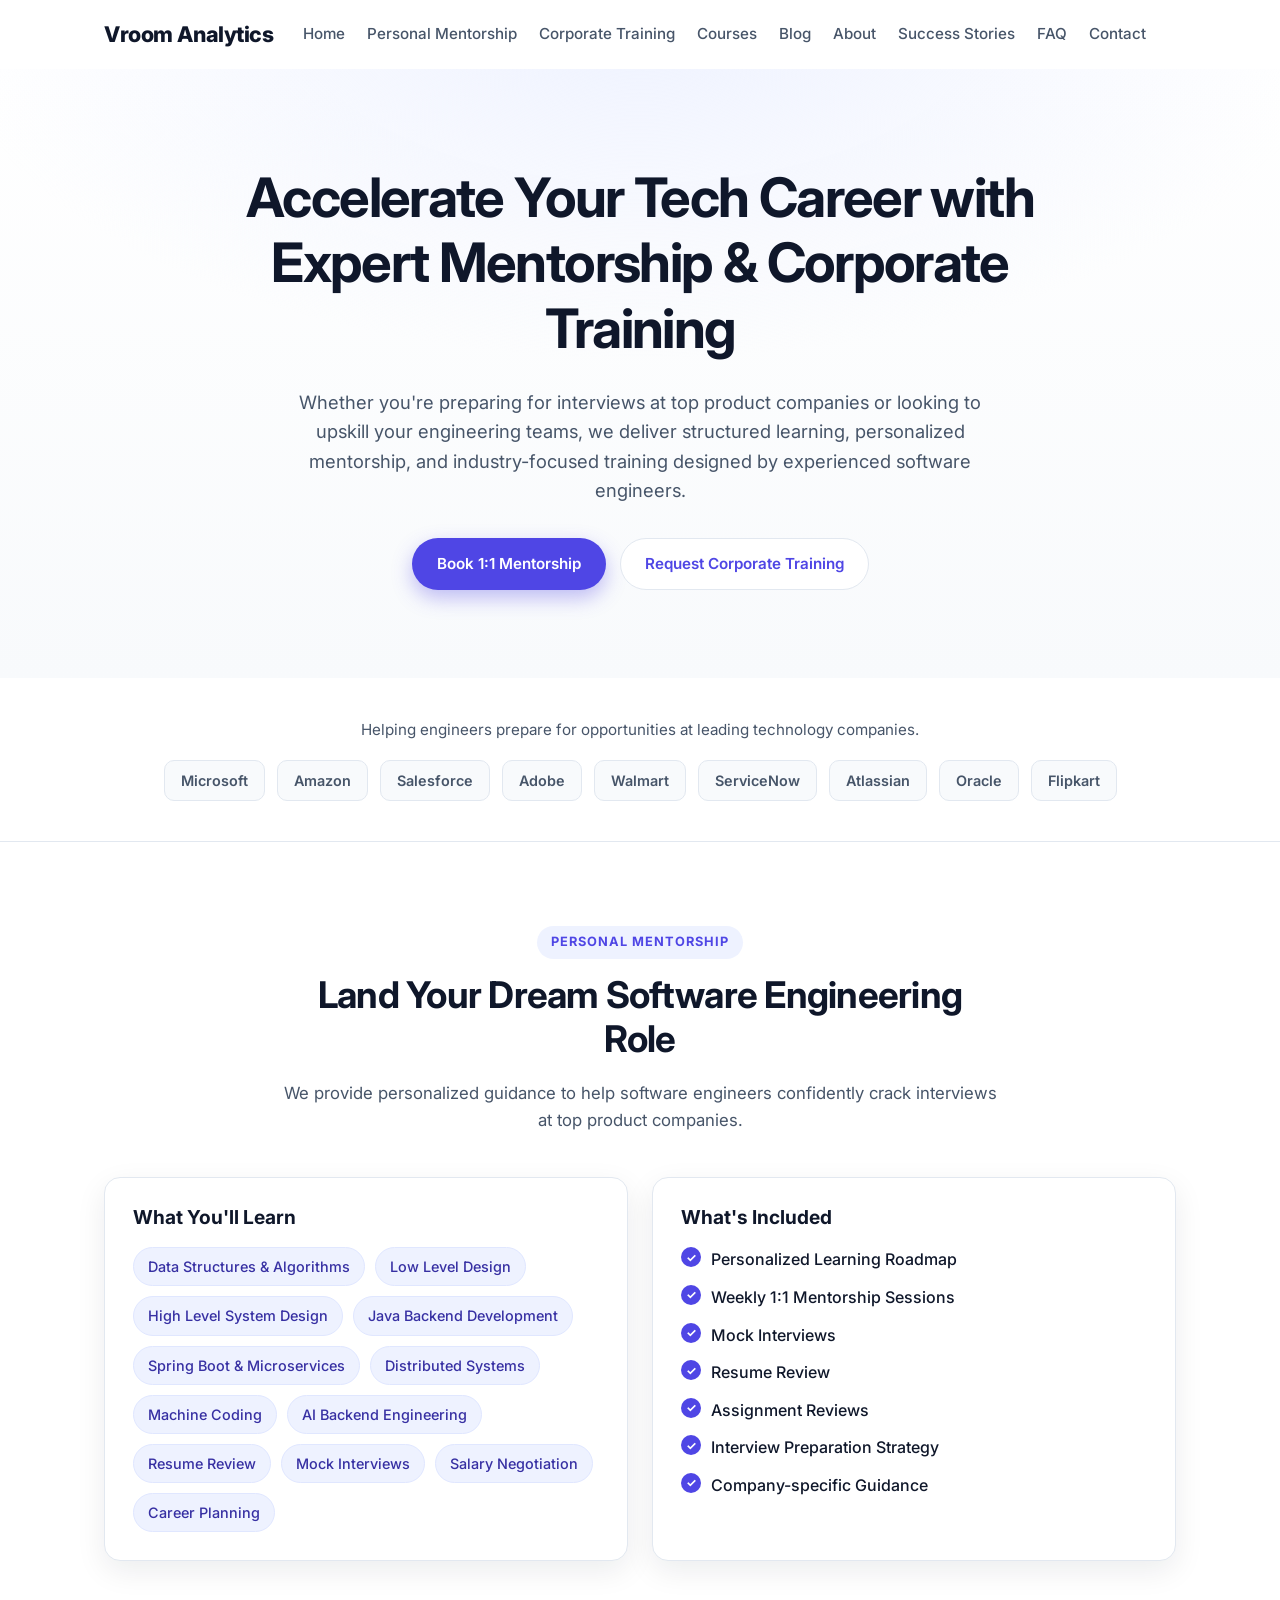
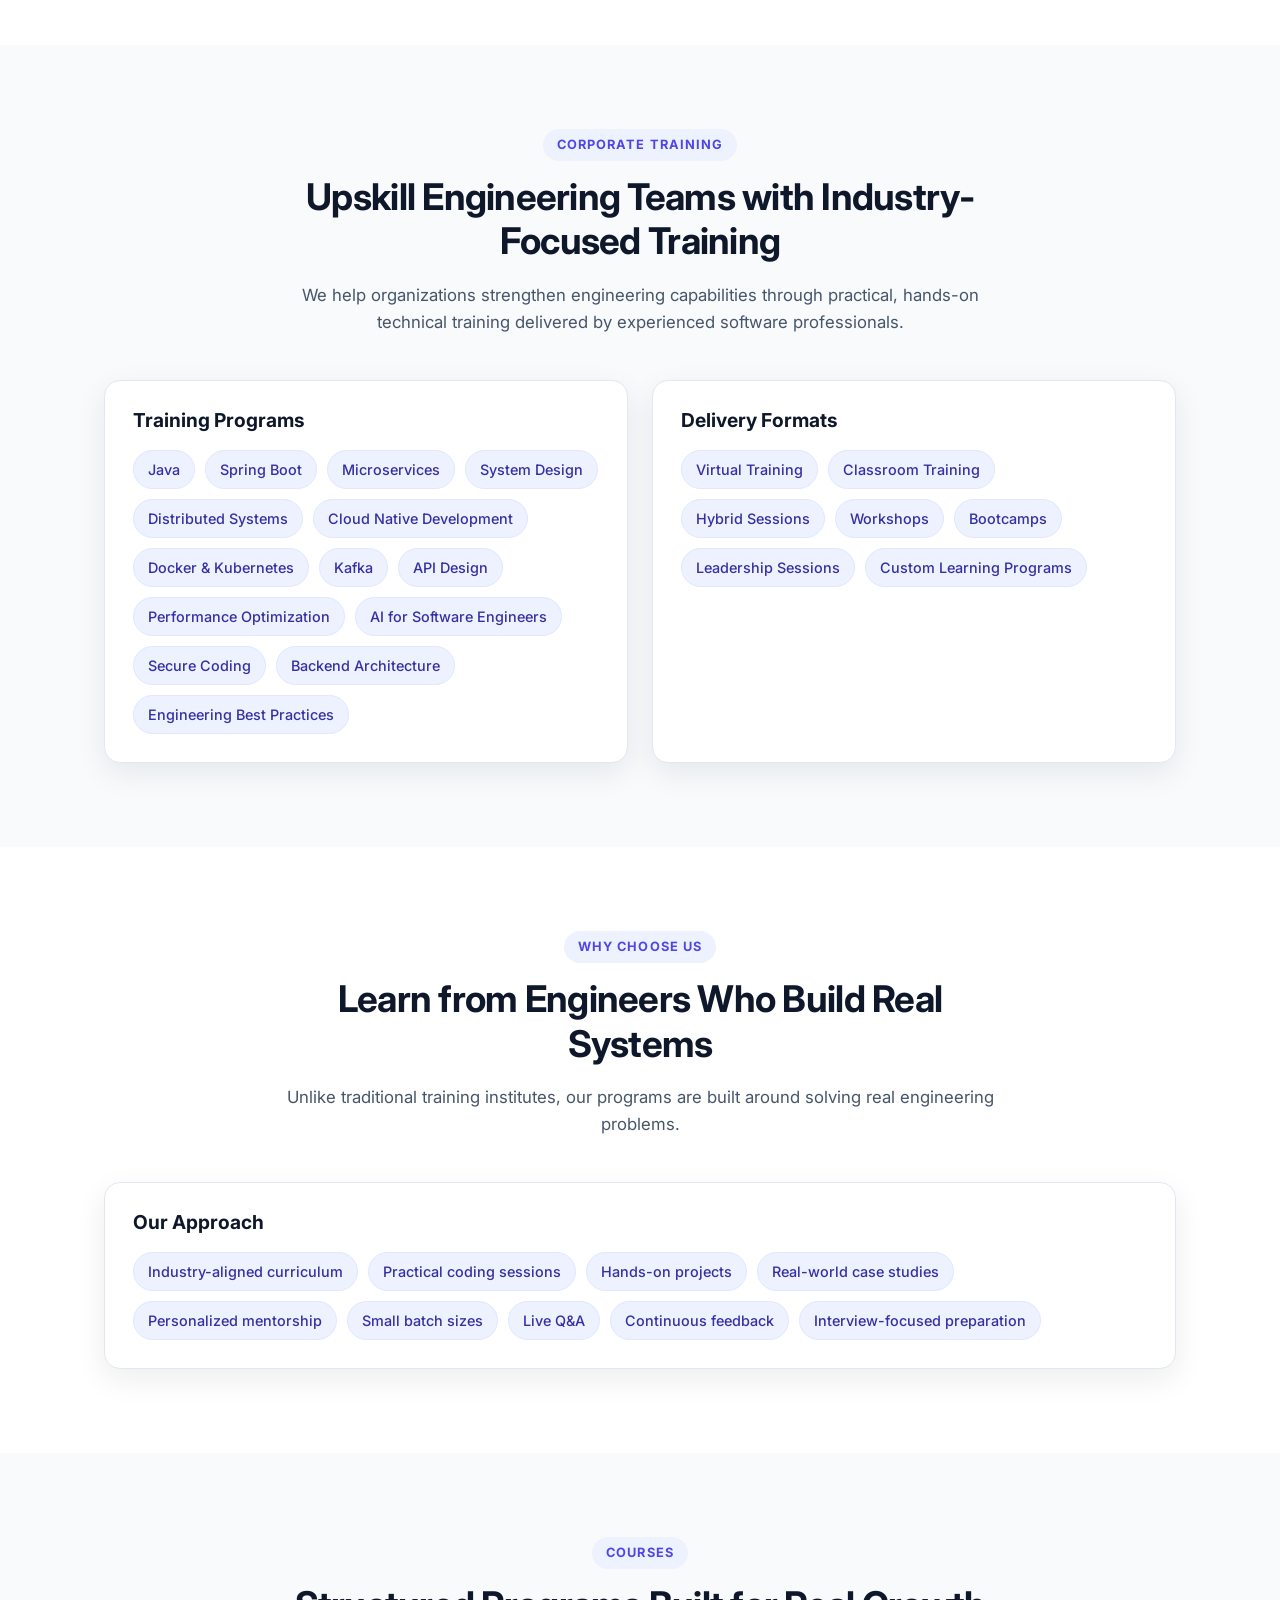
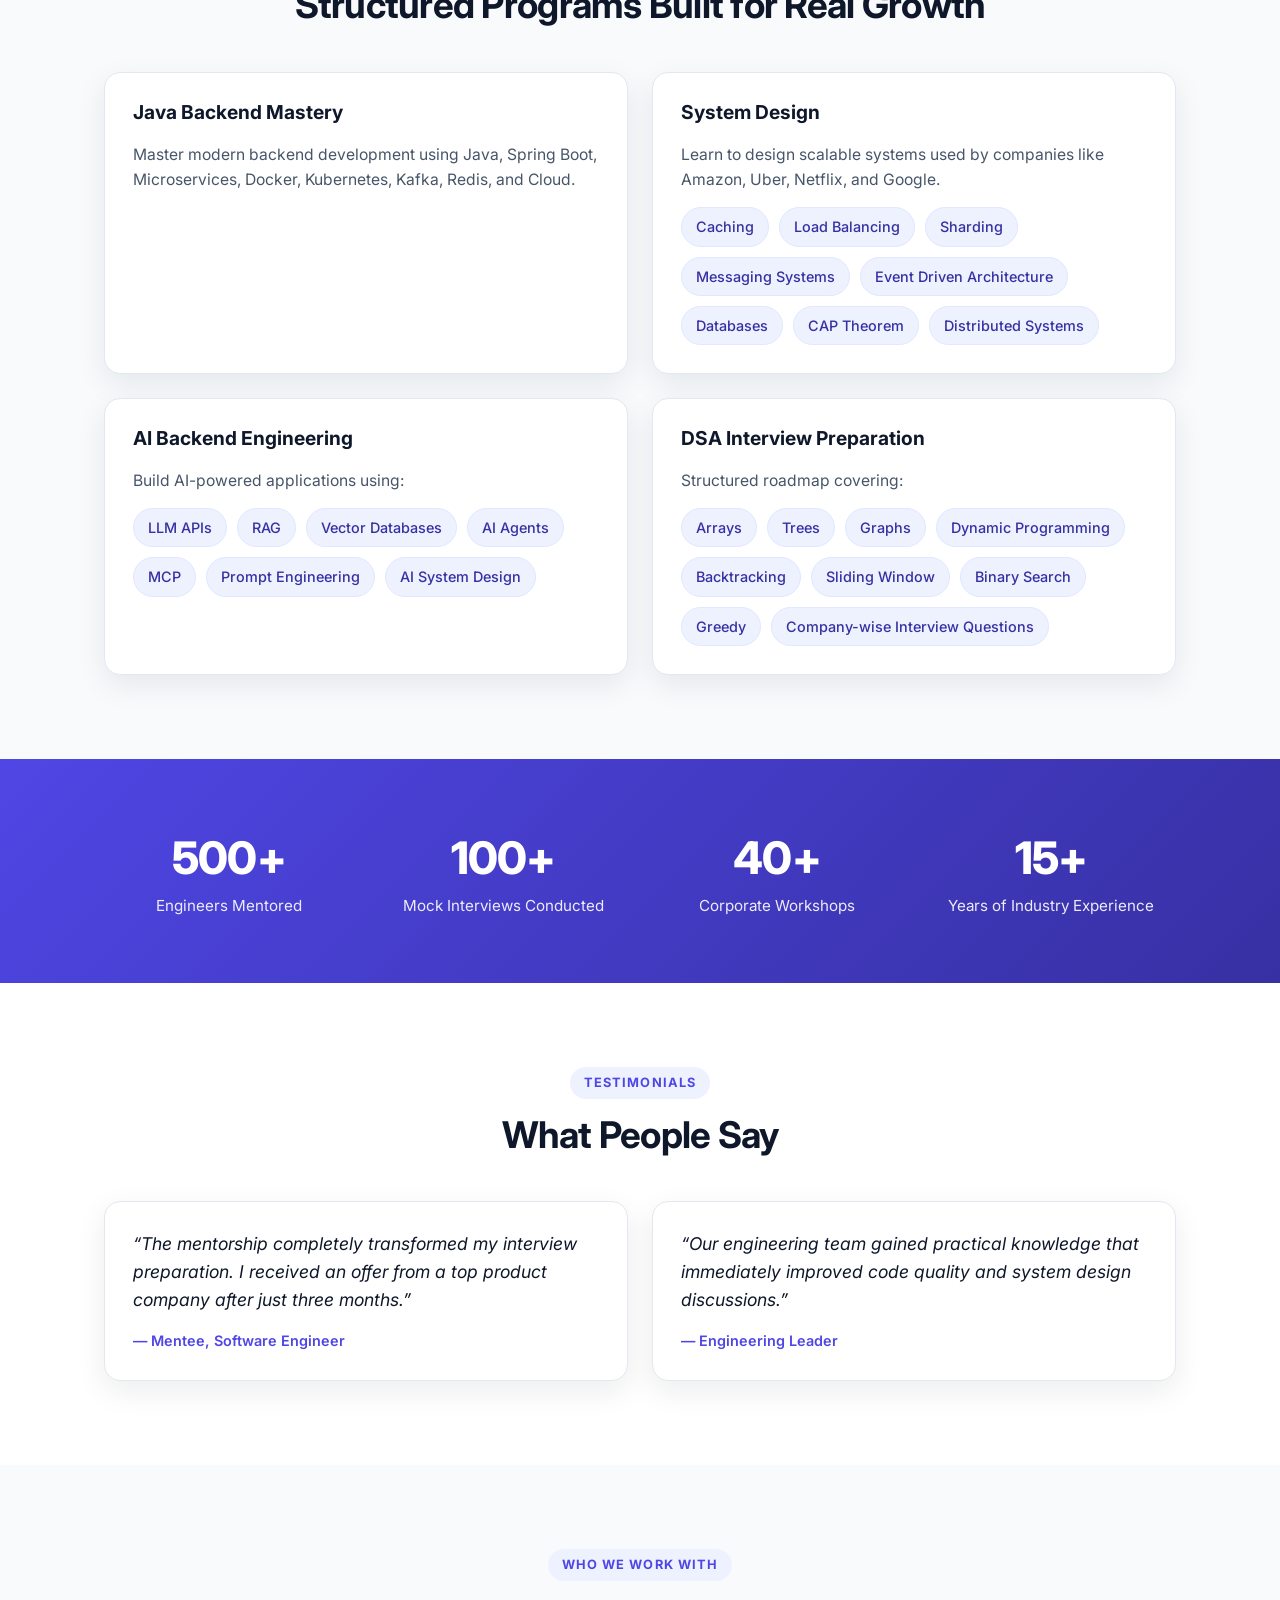
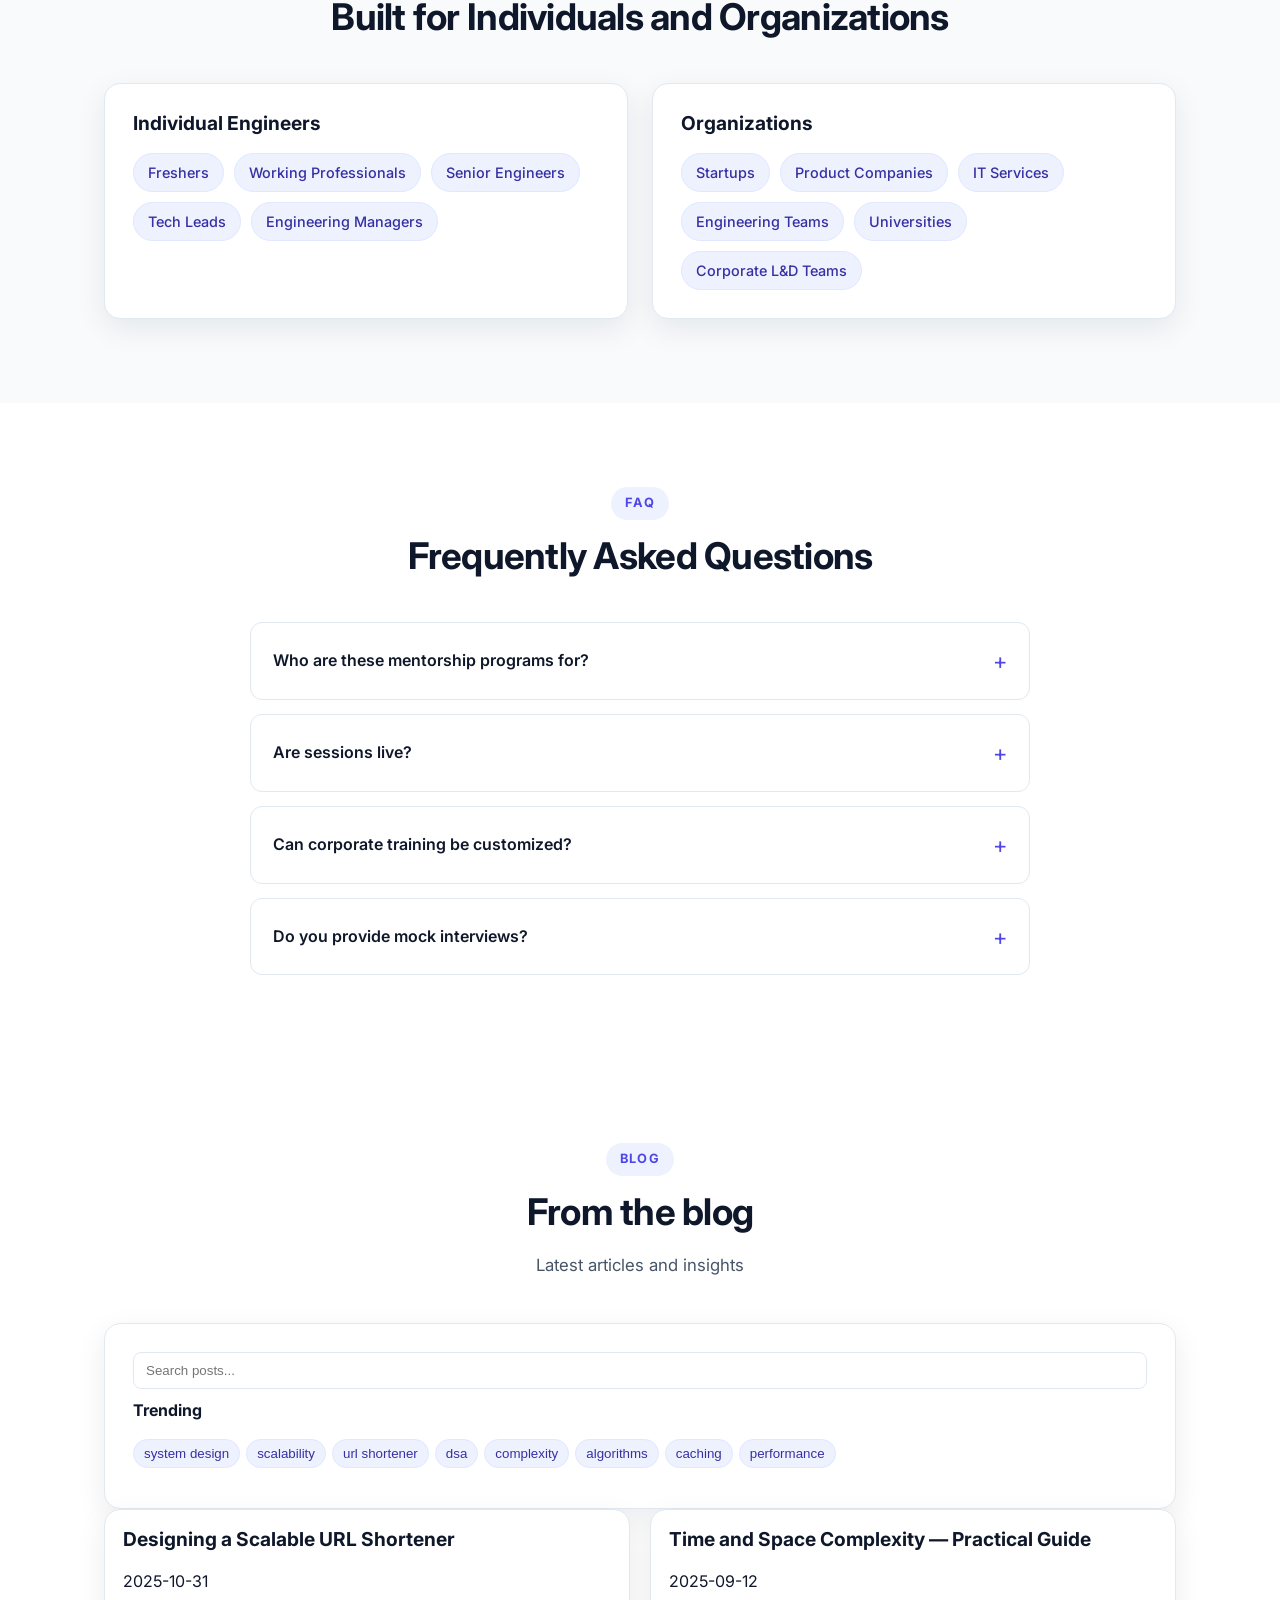
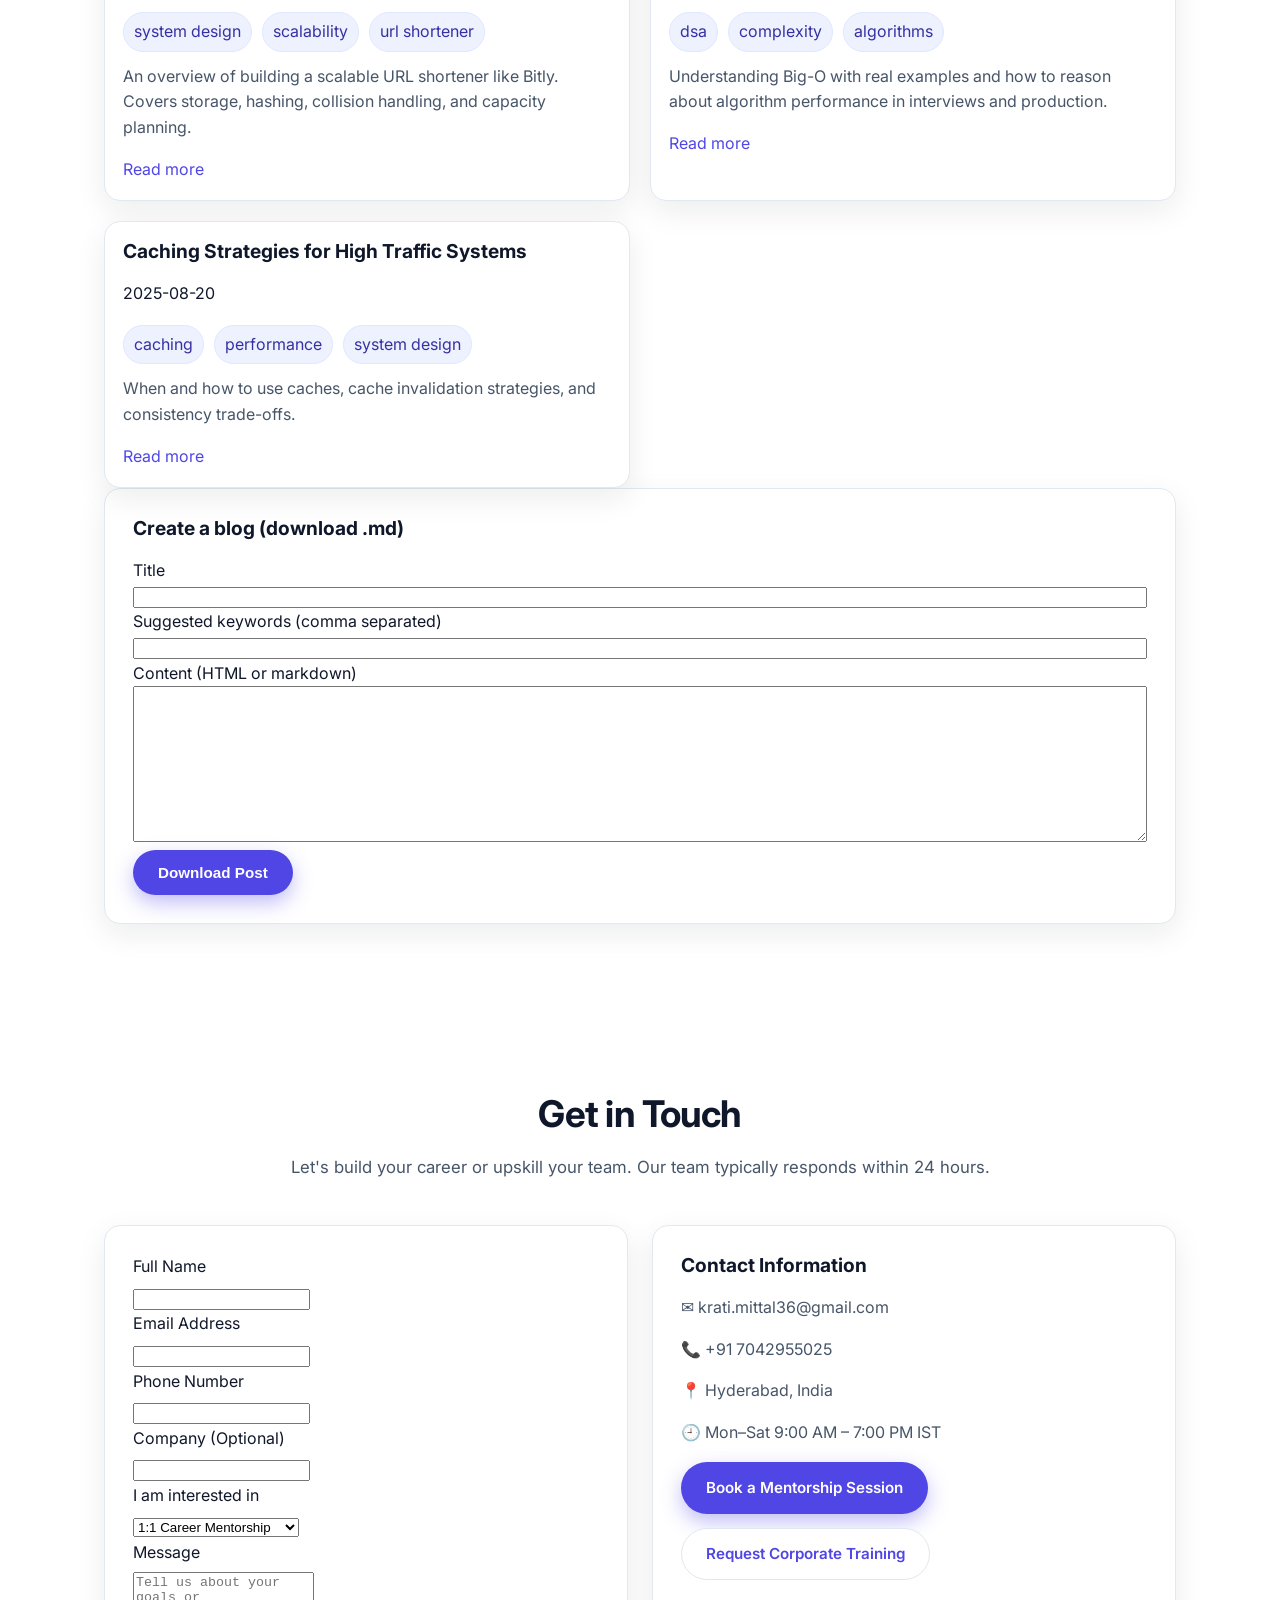
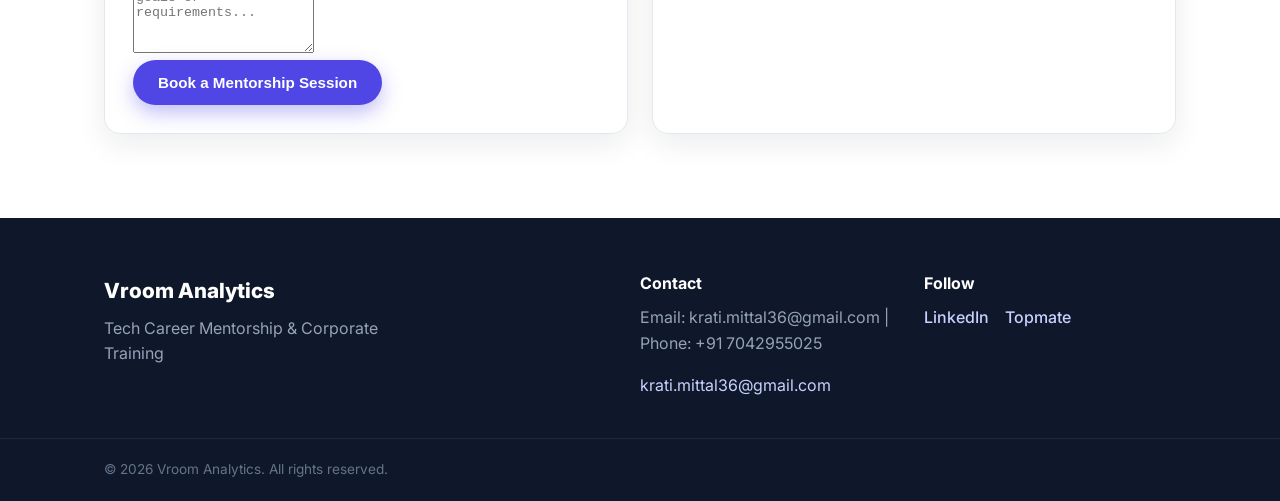
<file: index.html>
<!DOCTYPE html>
<html lang="en">
<head>
  <meta charset="UTF-8" />
  <meta name="viewport" content="width=device-width, initial-scale=1.0" />
  <title>Vroom Analytics — Tech Mentorship & Corporate Training</title>
  <meta name="description" content="Expert software engineering mentorship and industry-focused corporate training. Crack interviews at top product companies and upskill your engineering teams." />
  <link rel="preconnect" href="https://fonts.googleapis.com" />
  <link rel="preconnect" href="https://fonts.gstatic.com" crossorigin />
  <link href="https://fonts.googleapis.com/css2?family=Inter:wght@400;500;600;700;800&display=swap" rel="stylesheet" />
  <link rel="stylesheet" href="styles.css" />
</head>
<body>
  <!-- Navigation -->
  <header class="site-header" id="site-header">
    <div class="container nav-inner">
      <a href="#hero" class="brand" id="brand-name">Vroom Analytics</a>
      <nav class="nav-links" id="nav-links"></nav>
      <button class="nav-toggle" id="nav-toggle" aria-label="Toggle navigation">
        <span></span><span></span><span></span>
      </button>
    </div>
  </header>

  <main id="app"></main>

  <footer class="site-footer" id="site-footer"></footer>

  <script src="config.js"></script>
  <script src="https://accounts.google.com/gsi/client" async defer></script>
  <script src="script.js"></script>
</body>
</html>
</file>
<file: styles.css>
/* =============================================================================
   HelloNexa — Styles
   To change colors and fonts quickly, edit the variables in :root below.
   ========================================================================== */
:root {
  --brand:        #4f46e5;   /* primary accent */
  --brand-dark:   #3730a3;
  --brand-light:  #eef2ff;
  --ink:          #0f172a;   /* main text */
  --ink-soft:     #475569;   /* secondary text */
  --bg:           #ffffff;
  --bg-alt:       #f8fafc;   /* alternating section bg */
  --border:       #e2e8f0;
  --radius:       16px;
  --shadow:       0 10px 30px rgba(15, 23, 42, 0.08);
  --max:          1120px;
  --font:         "Inter", system-ui, -apple-system, Segoe UI, Roboto, Arial, sans-serif;
}

* { box-sizing: border-box; }
html { scroll-behavior: smooth; }
body {
  margin: 0;
  font-family: var(--font);
  color: var(--ink);
  background: var(--bg);
  line-height: 1.6;
  -webkit-font-smoothing: antialiased;
}
h1, h2, h3, h4 { line-height: 1.2; margin: 0 0 .5em; color: var(--ink); }
p { margin: 0 0 1em; color: var(--ink-soft); }
a { color: var(--brand); text-decoration: none; }

.container { width: 100%; max-width: var(--max); margin: 0 auto; padding: 0 24px; }

/* ---- Header / nav -------------------------------------------------------- */
.site-header {
  position: sticky; top: 0; z-index: 50;
  background: rgba(255, 255, 255, 0.85);
  backdrop-filter: saturate(180%) blur(12px);
  border-bottom: 1px solid transparent;
  transition: border-color .2s, box-shadow .2s;
}
.site-header.scrolled { border-bottom-color: var(--border); box-shadow: 0 4px 20px rgba(15,23,42,.05); }
.nav-inner { display: flex; align-items: center; justify-content: space-between; height: 68px; }
.brand { font-weight: 800; font-size: 1.35rem; color: var(--ink); letter-spacing: -0.02em; }
.nav-links { display: flex; gap: 22px; align-items: center; }
.nav-links a { color: var(--ink-soft); font-weight: 500; font-size: .95rem; }
.nav-links a:hover { color: var(--brand); }
.nav-toggle { display: none; background: none; border: 0; cursor: pointer; width: 40px; height: 40px; flex-direction: column; gap: 5px; justify-content: center; align-items: center; }
.nav-toggle span { width: 22px; height: 2px; background: var(--ink); border-radius: 2px; }

/* ---- Buttons ------------------------------------------------------------- */
.btn {
  display: inline-block; padding: 13px 24px; border-radius: 999px;
  font-weight: 600; font-size: .95rem; cursor: pointer; transition: transform .15s, box-shadow .2s, background .2s;
  border: 1px solid transparent;
}
.btn:hover { transform: translateY(-2px); }
.btn-primary { background: var(--brand); color: #fff; box-shadow: 0 8px 20px rgba(79,70,229,.35); }
.btn-primary:hover { background: var(--brand-dark); }
.btn-secondary { background: #fff; color: var(--brand); border-color: var(--border); }
.btn-secondary:hover { border-color: var(--brand); }
.btn-row { display: flex; gap: 14px; flex-wrap: wrap; }
.btn-row.center { justify-content: center; }

/* ---- Sections ------------------------------------------------------------ */
.section { padding: 84px 0; }
.section.alt { background: var(--bg-alt); }
.section-head { max-width: 720px; margin: 0 auto 44px; text-align: center; }
.eyebrow {
  display: inline-block; font-size: .8rem; font-weight: 700; letter-spacing: .08em;
  text-transform: uppercase; color: var(--brand); background: var(--brand-light);
  padding: 6px 14px; border-radius: 999px; margin-bottom: 14px;
}
.section-head h2 { font-size: clamp(1.6rem, 3.5vw, 2.3rem); letter-spacing: -0.02em; }
.section-desc { font-size: 1.05rem; }

/* ---- Hero ---------------------------------------------------------------- */
.hero {
  padding: 96px 0 88px;
  background:
    radial-gradient(1000px 500px at 50% -10%, var(--brand-light), transparent 70%),
    linear-gradient(180deg, #fff, var(--bg-alt));
}
.hero-inner { max-width: 860px; margin: 0 auto; text-align: center; }
.hero-title { font-size: clamp(2rem, 5.5vw, 3.4rem); letter-spacing: -0.03em; }
.hero-sub { font-size: 1.15rem; max-width: 720px; margin: 0 auto 32px; }
.hero .btn-row { justify-content: center; }

/* ---- Trusted by ---------------------------------------------------------- */
.trusted { padding: 40px 0; border-bottom: 1px solid var(--border); background: #fff; text-align: center; }
.trusted-text { font-size: .95rem; margin-bottom: 18px; }
.logo-row { display: flex; flex-wrap: wrap; gap: 12px; justify-content: center; }
.logo-pill {
  font-weight: 600; font-size: .9rem; color: var(--ink-soft);
  background: var(--bg-alt); border: 1px solid var(--border);
  padding: 8px 16px; border-radius: 10px;
}

/* ---- Cards & grids ------------------------------------------------------- */
.two-col { display: grid; grid-template-columns: 1fr 1fr; gap: 24px; }
.course-grid { display: grid; grid-template-columns: 1fr 1fr; gap: 24px; }
.card {
  background: #fff; border: 1px solid var(--border); border-radius: var(--radius);
  padding: 28px; box-shadow: var(--shadow);
}
.card h3 { font-size: 1.2rem; margin-bottom: 18px; }
.course-card p { font-size: .98rem; }

/* ---- Chip lists ---------------------------------------------------------- */
.chips { list-style: none; padding: 0; margin: 0; display: flex; flex-wrap: wrap; gap: 10px; }
.chip {
  font-size: .9rem; font-weight: 500; color: var(--brand-dark);
  background: var(--brand-light); border: 1px solid #e0e7ff;
  padding: 7px 14px; border-radius: 999px;
}

/* ---- Check lists --------------------------------------------------------- */
.checklist { list-style: none; padding: 0; margin: 0; display: grid; gap: 12px; }
.checklist li { position: relative; padding-left: 30px; color: var(--ink); font-weight: 500; }
.checklist li::before {
  content: "✓"; position: absolute; left: 0; top: 0;
  width: 20px; height: 20px; border-radius: 50%;
  background: var(--brand); color: #fff; font-size: .75rem;
  display: flex; align-items: center; justify-content: center; font-weight: 700;
}

/* ---- Metrics ------------------------------------------------------------- */
.metrics { padding: 64px 0; background: linear-gradient(135deg, var(--brand), var(--brand-dark)); color: #fff; }
.metrics-grid { display: grid; grid-template-columns: repeat(4, 1fr); gap: 24px; text-align: center; }
.metric-value { font-size: clamp(2rem, 5vw, 2.8rem); font-weight: 800; letter-spacing: -0.02em; }
.metric-label { font-size: .95rem; opacity: .9; }

/* ---- Testimonials -------------------------------------------------------- */
.quote-card { margin: 0; }
.quote-card blockquote { margin: 0 0 14px; font-size: 1.1rem; color: var(--ink); font-style: italic; }
.quote-card figcaption { font-weight: 600; color: var(--brand); font-size: .9rem; }

/* ---- FAQ ----------------------------------------------------------------- */
.faq-list { max-width: 780px; margin: 0 auto; display: grid; gap: 14px; }
.faq-item {
  background: #fff; border: 1px solid var(--border); border-radius: 12px; padding: 4px 22px;
}
.faq-item summary {
  cursor: pointer; font-weight: 600; padding: 16px 0; list-style: none;
  display: flex; justify-content: space-between; align-items: center; color: var(--ink);
}
.faq-item summary::after { content: "+"; font-size: 1.4rem; color: var(--brand); font-weight: 400; }
.faq-item[open] summary::after { content: "\2013"; }
.faq-item p { padding-bottom: 18px; margin: 0; }

/* ---- Final CTA ----------------------------------------------------------- */
.final-cta { padding: 88px 0; background: var(--brand-light); text-align: center; }
.final-cta-inner { max-width: 720px; margin: 0 auto; }
.final-cta h2 { font-size: clamp(1.7rem, 4vw, 2.5rem); letter-spacing: -0.02em; }
.final-cta p { font-size: 1.1rem; margin-bottom: 30px; }

/* ---- Footer -------------------------------------------------------------- */
.site-footer { background: var(--ink); color: #cbd5e1; padding-top: 56px; }
.footer-inner { display: grid; grid-template-columns: 2fr 1fr 1fr; gap: 32px; padding-bottom: 40px; }
.footer-brand { font-size: 1.3rem; font-weight: 800; color: #fff; margin-bottom: 8px; }
.footer-tagline { color: #94a3b8; max-width: 320px; }
.footer-col h4 { color: #fff; font-size: 1rem; margin-bottom: 12px; }
.footer-col p { color: #94a3b8; }
.footer-link { color: #c7d2fe; }
.social-row { display: flex; gap: 16px; }
.social-link { color: #c7d2fe; font-weight: 500; }
.footer-bar { border-top: 1px solid #1e293b; padding: 20px 0; font-size: .85rem; color: #64748b; }

/* ---- Responsive ---------------------------------------------------------- */
@media (max-width: 860px) {
  .nav-links {
    position: fixed; top: 68px; left: 0; right: 0;
    background: #fff; border-bottom: 1px solid var(--border);
    flex-direction: column; align-items: flex-start; gap: 0; padding: 8px 24px 16px;
    transform: translateY(-120%); transition: transform .25s; box-shadow: var(--shadow);
  }
  .nav-links.open { transform: translateY(0); }
  .nav-links a { width: 100%; padding: 12px 0; border-bottom: 1px solid var(--border); }
  .nav-toggle { display: flex; }
  .two-col, .course-grid { grid-template-columns: 1fr; }
  .metrics-grid { grid-template-columns: repeat(2, 1fr); }
  .footer-inner { grid-template-columns: 1fr; }
}
@media (max-width: 420px) {
  .metrics-grid { grid-template-columns: 1fr; }
}

/* ---- Blog styles ------------------------------------------------------- */
.blog-list { display: grid; grid-template-columns: repeat(2, 1fr); gap: 20px; }
.blog-post-content img { max-width: 100%; height: auto; }
.search-input { padding: 10px 12px; width: 100%; border: 1px solid var(--border); border-radius: 8px; margin-bottom: 12px; }
.tag { display: inline-block; padding: 6px 10px; background: var(--brand-light); color: var(--brand-dark); border-radius: 999px; margin: 6px 6px 0 0; border: 1px solid #e0e7ff; cursor: pointer; }
.tag-row { margin: 12px 0; }
#blog-list-wrap .card { padding: 18px; }
@media (max-width: 860px) { .blog-list { grid-template-columns: 1fr; } }
</file>
